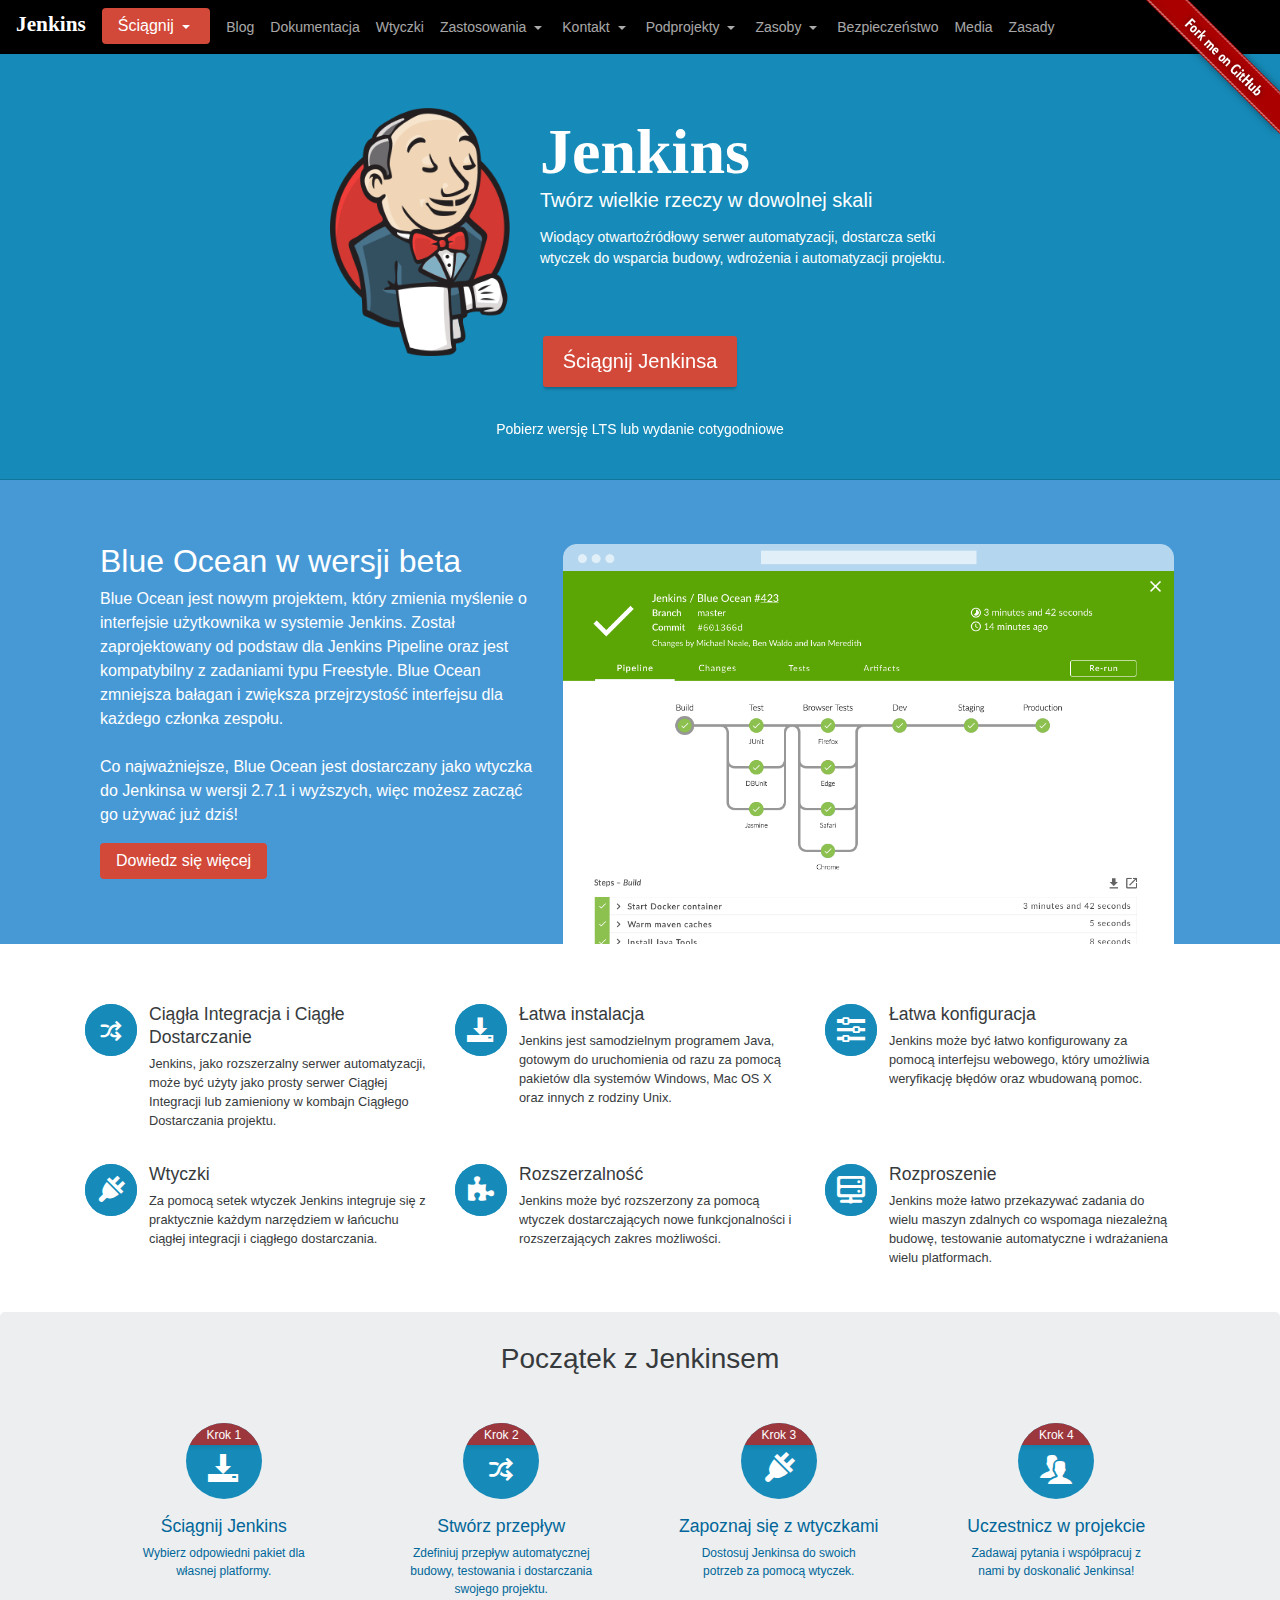
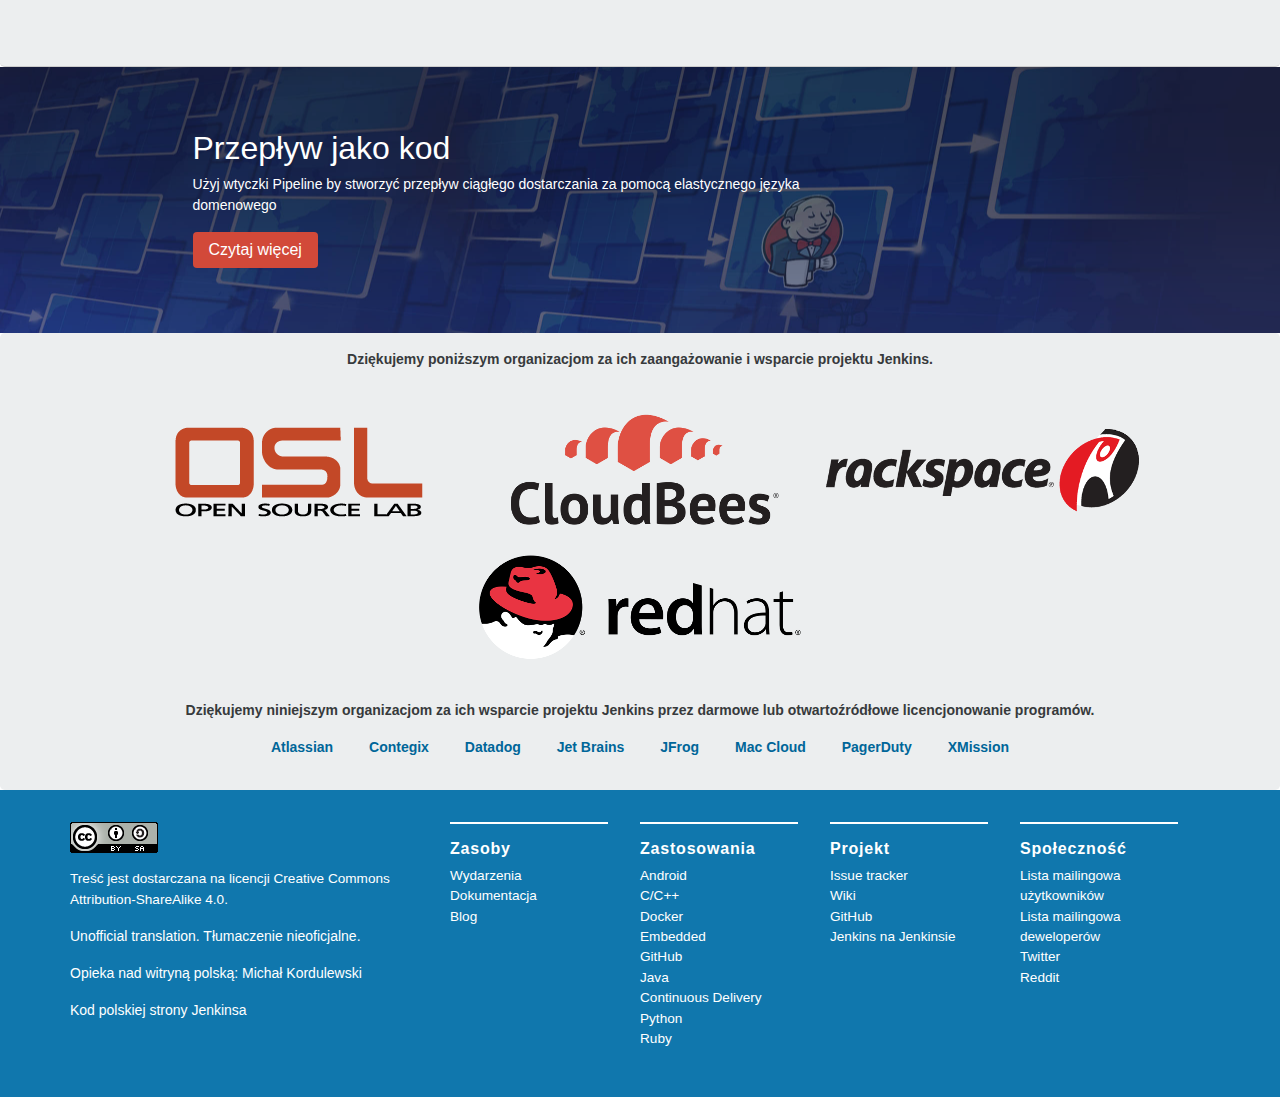
<file: index.html>
<!DOCTYPE html>
<html lang="pl-PL" manifest="offline.appcache">
<head>
  <title>
    Jenkins :: system automatyzacji
  </title>
  <meta content='text/html; charset=UTF-8' http-equiv='Content-Type'>
  <meta content='Jenkins jest otwartoźródłowym serwerem automatyzacji' name='description'>
  <link href='sites/default/files/jenkins_favicon.ico' rel='shortcut icon' type='image/x-icon'>

  <link href='css/font-awesome.min.css' media='screen' rel='stylesheet'>
  <link href='assets/bower/bootstrap/css/bootstrap.min.css' media='screen' rel='stylesheet'>
  <link href='assets/bower/tether/css/tether.min.css' media='screen' rel='stylesheet'>
  <link href='css/font-icons.css' media='screen' rel='stylesheet'>
  <link href='css/jenkins.css' media='screen' rel='stylesheet'>
  <script src='assets/bower/jquery/jquery.min.js'></script>
  <script src='assets/bower/tether/js/tether.min.js'></script>
  <script src='assets/bower/bootstrap/js/bootstrap.min.js'></script>

</head>
<body>
<div id='ji-hover-layer'></div>
<div class='ji-toolbar-offset'></div>
<div class='fixed top'>
  <nav class='navbar navbar-dark bg-inverse' id='ji-toolbar'>
    <a class='fixed navbar-brand' href='/' id='home-logo'>
      Jenkins
    </a>
    <ul class='nav navbar-nav'>
      <li class='nav-item fixed'>
        <div class='btn-group' id='download-menu'>
          <a aria-expanded='false' aria-haspopup='true' class='btn btn-primary dropdown-toggle' data-toggle='dropdown'>
            Ściągnij
          </a>
          <div class='dropdown-menu'>
            <div class='row'>
              <div class='col-md-6 text-xs-center'>
                <h3>
                  Wydanie LTS
                </h3>
                <p>
                  Wydanie LTS (Long-Term Support) wydawane jest co 12 tygodni jako stabilna wersja.
                </p>
              </div>
              <div class='col-md-6 text-xs-center'>
                <h3>
                  Wydanie tygodniowe
                </h3>
                <p>
                  Nowe wydanie jest przygotowane co tydzień w celu dostarczania poprawek i funkcjonalności dla użytkowników i twórców wtyczek.
                </p>
              </div>
            </div>
            <div class='row'>
              <div class='col-md-6 text-xs-center'>
                <div class='btn-group'>
                  <a class='btn btn-primary chromeOnly' href='http://mirrors.jenkins-ci.org/war-stable/latest/jenkins.war'>
                    <i class='icon-box-add'></i>
                    Jenkins.war
                  </a>
                  <button aria-expanded='false' aria-haspopup='true' class='btn btn-primary dropdown-toggle' data-toggle='dropdown' data-trigger='hover'></button>
                  <div class='dropdown-menu'>
                    <a class='dropdown-item' href='https://registry.hub.docker.com/u/jenkinsci/jenkins/'>
                      <span class='icon'></span>
<span class='title'>
Docker
</span>
                    </a>
                    <a class='dropdown-item' href='http://www.freshports.org/devel/jenkins-lts'>
                      <span class='icon'></span>
<span class='title'>
FreeBSD
</span>
                    </a>
                    <a class='dropdown-item' href='https://packages.gentoo.org/packages/dev-util/jenkins-bin'>
                      <span class='icon'></span>
<span class='title'>
Gentoo
</span>
                    </a>
                    <a class='dropdown-item' href='https://jenkins.io/content/thank-you-downloading-os-x-installer#stable'>
                      <span class='icon'></span>
<span class='title'>
Mac OS X
</span>
                    </a>
                    <a class='dropdown-item' href='http://openports.se/devel/jenkins/stable'>
                      <span class='icon'></span>
<span class='title'>
OpenBSD
</span>
                    </a>
                    <a class='dropdown-item' href='http://pkg.jenkins-ci.org/opensuse-stable/'>
                      <span class='icon'></span>
<span class='title'>
openSUSE
</span>
                    </a>
                    <a class='dropdown-item' href='http://pkg.jenkins-ci.org/redhat-stable/'>
                      <span class='icon'></span>
<span class='title'>
Red Hat/Fedora/CentOS
</span>
                    </a>
                    <a class='dropdown-item' href='http://pkg.jenkins-ci.org/debian-stable/'>
                      <span class='icon'></span>
<span class='title'>
Ubuntu/Debian
</span>
                    </a>
                    <a class='dropdown-item' href='https://jenkins.io/content/thank-you-downloading-windows-installer#stable'>
                      <span class='icon'></span>
<span class='title'>
Windows
</span>
                    </a>
                  </div>
                </div>
                <p class='details'>
                  <a class='item' href='https://jenkins.io/changelog-stable'>Zmiany</a>
                  |
                  <a class='item' href='http://mirrors.jenkins-ci.org/war-stable/'>Wcześniejsze wydania</a>
                </p>
              </div>
              <div class='col-md-6 text-xs-center'>
                <div class='btn-group'>
                  <a class='btn btn-primary chromeOnly' href='http://mirrors.jenkins-ci.org/war/latest/jenkins.war'>
                    <i class='icon-box-add'></i>
                    Jenkins.war
                  </a>
                  <button aria-expanded='false' aria-haspopup='true' class='btn btn-primary dropdown-toggle' data-toggle='dropdown' data-trigger='hover'></button>
                  <div class='dropdown-menu'>
                    <a class='dropdown-item' href='https://registry.hub.docker.com/u/jenkinsci/jenkins/'>
                      <span class='icon'></span>
<span class='title'>
Docker
</span>
                    </a>
                    <a class='dropdown-item' href='http://www.freshports.org/devel/jenkins'>
                      <span class='icon'></span>
<span class='title'>
FreeBSD
</span>
                    </a>
                    <a class='dropdown-item' href='https://packages.gentoo.org/packages/dev-util/jenkins-bin'>
                      <span class='icon'></span>
<span class='title'>
Gentoo
</span>
                    </a>
                    <a class='dropdown-item' href='https://jenkins.io/content/thank-you-downloading-os-x-installer'>
                      <span class='icon'></span>
<span class='title'>
Mac OS X
</span>
                    </a>
                    <a class='dropdown-item' href='http://openports.se/devel/jenkins/devel'>
                      <span class='icon'></span>
<span class='title'>
OpenBSD
</span>
                    </a>
                    <a class='dropdown-item' href='http://pkg.jenkins-ci.org/opensuse/'>
                      <span class='icon'></span>
<span class='title'>
openSUSE
</span>
                    </a>
                    <a class='dropdown-item' href='http://pkg.jenkins-ci.org/redhat/'>
                      <span class='icon'></span>
<span class='title'>
Red Hat/Fedora/CentOS
</span>
                    </a>
                    <a class='dropdown-item' href='http://pkg.jenkins-ci.org/debian/'>
                      <span class='icon'></span>
<span class='title'>
Ubuntu/Debian
</span>
                    </a>
                    <a class='dropdown-item' href='https://jenkins.io/content/thank-you-downloading-windows-installer'>
                      <span class='icon'></span>
<span class='title'>
Windows
</span>
                    </a>
                  </div>
                </div>
                <p class='details'>
                  <a class='item' href='https://jenkins.io/changelog'>Zmiany</a>
                  |
                  <a class='item' href='http://mirrors.jenkins-ci.org/war/'>Wcześniejsze wydania</a>
                </p>
              </div>
            </div>
          </div>
        </div>
      </li>
      <li class='nav-item'>
        <a class='nav-link' href='https://jenkins.io/node'>
          Blog
        </a>
      </li>
      <li class='nav-item'>
        <a class='nav-link' href='https://jenkins.io/doc'>
          Dokumentacja
        </a>
      </li>
      <li class='nav-item'>
        <a class='nav-link' href='https://wiki.jenkins-ci.org/display/JENKINS/Plugins'>
          Wtyczki
        </a>
      </li>
      <li class='nav-item dropdown'>
        <a aria-expanded='false' aria-haspopup='true' class='nav-link dropdown-toggle' data-toggle='dropdown' href='#' role='button'>
          Zastosowania
        </a>
        <div class='dropdown-menu'>
          <a class='dropdown-item feature' href='https://jenkins.io/solutions/android'>
            Android
          </a>
          <a class='dropdown-item feature' href='https://jenkins.io/solutions/c'>
            C/C++
          </a>
          <a class='dropdown-item feature' href='https://jenkins.io/solutions/docker'>
            Docker
          </a>
          <a class='dropdown-item feature' href='https://jenkins.io/solutions/embedded'>
            Embedded
          </a>
          <a class='dropdown-item feature' href='https://jenkins.io/solutions/github'>
            GitHub
          </a>
          <a class='dropdown-item feature' href='https://jenkins.io/solutions/java'>
            Java
          </a>
          <a class='dropdown-item feature' href='https://jenkins.io/solutions/pipeline'>
            Continuous Delivery
          </a>
          <a class='dropdown-item feature' href='https://jenkins.io/solutions/python'>
            Python
          </a>
          <a class='dropdown-item feature' href='https://jenkins.io/solutions/ruby'>
            Ruby
          </a>
        </div>
      </li>
      <li class='nav-item dropdown'>
        <a aria-expanded='false' aria-haspopup='true' class='nav-link dropdown-toggle' data-toggle='dropdown' href='#' role='button'>
          Kontakt
        </a>
        <div class='dropdown-menu'>
          <a class='dropdown-item' href='https://jenkins.io/content/mailing-lists' title='Browse Jenkins mailing list archives and/or subscribe to lists'>
            Mailing Lists
          </a>
          <a class='dropdown-item' href='https://jenkins.io/content/chat' title='Chat with the rest of the Jenkins community on IRC'>
            Chat
          </a>
          <a class='dropdown-item' href='https://twitter.com/jenkinsci' title='Check out @jenkinsci on Twitter'>
            Twitter
          </a>
          <a class='dropdown-item' href='https://jenkins.io/content/event-calendar' title='Calendar for Jenkins events'>
            Events
          </a>
          <a class='dropdown-item' href='https://wiki.jenkins-ci.org/display/JENKINS/Office+Hours' title='Hangouts-based online meeting'>
            Office Hours
          </a>
          <a class='dropdown-item' href='https://reddit.com/r/jenkinsci' title='Latest Jenkins related news on /r/jenkinsci'>
            /r/jenkinsci
          </a>
        </div>
      </li>
      <li class='nav-item dropdown'>
        <a aria-expanded='false' aria-haspopup='true' class='nav-link dropdown-toggle' data-toggle='dropdown' href='https://jenkins.io/projects' role='button'>
          Podprojekty
        </a>
        <div class='dropdown-menu'>
          <a class='dropdown-item feature' href='https://jenkins.io/projects/'>
            Przegląd
          </a>
          <a class='dropdown-item feature' href='https://jenkins.io/projects/blueocean/'>
            Blue Ocean
          </a>
          <a class='dropdown-item feature' href='https://jenkins.io/projects/gsoc/'>
            Google Summer of Code
          </a>
          <a class='dropdown-item feature' href='https://jenkins.io/projects/jam/'>
            Jenkins Area Meetups
          </a>
        </div>
      </li>
      <li class='nav-item dropdown'>
        <a aria-expanded='false' aria-haspopup='true' class='nav-link dropdown-toggle' data-toggle='dropdown' href='https://jenkins.io/projects' role='button'>
          Zasoby
        </a>
        <div class='dropdown-menu'>
          <a class='dropdown-item feature' href='https://accounts.jenkins.io/' title='Create/manage your account for accessing wiki, issue tracker, etc'>
            Zarządzanie kontem
          </a>
          <a class='dropdown-item feature' href='https://issues.jenkins-ci.org/'>
            Issue Tracker
          </a>
          <a class='dropdown-item feature' href='https://wiki.jenkins-ci.org/'>
            Wiki
          </a>
        </div>
      </li>
      <li class='nav-item'>
        <a class='nav-link' href='https://jenkins.io/security'>
          Bezpieczeństwo
        </a>
      </li>
      <li class='nav-item'>
        <a class='nav-link' href='https://jenkins.io/press'>
          Media
        </a>
      </li>
      <li class='nav-item'>
        <a class='nav-link' href='https://jenkins.io/conduct'>
          Zasady
        </a>
      </li>
    </ul>
  </nav>
</div>
<div id='ji-top-peg'>
  <a href='https://github.com/jenkinsci' id='ji-fork-tag'>
    <img alt='Fork us on GitHub' src='images/forkme_right_red_aa0000.png' style='position: absolute; top: 0; right: 0; border: 0;'>
  </a>
</div>
<script>
    $(function () {
        function doPopovers(){
            var $popovers = $('#ji-download [data-toggle="popover"]');
            var $popLayer = $('#popover-layer');
            if ($popovers.length > 0){

                $('body').click(function(e){
                    var $target =  $(e.target);
                    if($target.closest($popovers).length === 1){
                        $popovers.popover('show');
                    }
                    else if($target.closest('.popover').length === 0 )
                        $popovers.popover('hide');
                });

                if($popLayer.length < 1)
                    $popLayer = $('<div/>').appendTo('body').addClass('popover-layer').attr('id','popover-layer');
                $popovers.popover({
                    container: '#popover-layer',
                    trigger:'manual',
                    template:'<div class="popover download-options" role="tooltip"><div class="popover-arrow"></div><div class="popover-content"></div></div>',
                    placement:'top',
                    content:function(){
                        return $(this).next().html();
                    },
                    html:true
                });
            }
        }
        doPopovers();
    })
</script>
<div class='carousel slide' data-ride='carousel' id='ji-home-carousel'>
  <div id='ji-download'>
    <button aria-expanded='false' aria-haspopup='true' class='btn-lg btn btn-primary' data-toggle='popover' id='download-banner-btn'>
      Ściągnij Jenkinsa
    </button>
    <div class='dropdown-menu'>
      <div class='row'>
        <div class='col-md-6 text-xs-center'>
          <h3>
            Wydanie LTS
          </h3>
          <p>
            Wydanie LTS (Long-Term Support) wydawane jest co 12 tygodni jako stabilna wersja.
          </p>
        </div>
        <div class='col-md-6 text-xs-center'>
          <h3>
            Wydanie tygodniowe
          </h3>
          <p>
            Nowe wydanie jest przygotowane co tydzień w celu dostarczania poprawek i funkcjonalności dla użytkowników i twórców wtyczek.
          </p>
        </div>
      </div>
      <div class='row'>
        <div class='col-md-6 text-xs-center'>
          <div class='btn-group'>
            <a class='btn btn-primary chromeOnly' href='http://mirrors.jenkins-ci.org/war-stable/latest/jenkins.war'>
              <i class='icon-box-add'></i>
              Jenkins.war
            </a>
            <button aria-expanded='false' aria-haspopup='true' class='btn btn-primary dropdown-toggle' data-toggle='dropdown' data-trigger='hover'></button>
            <div class='dropdown-menu'>
              <a class='dropdown-item' href='https://registry.hub.docker.com/u/jenkinsci/jenkins/'>
                <span class='icon'></span>
<span class='title'>
Docker
</span>
              </a>
              <a class='dropdown-item' href='http://www.freshports.org/devel/jenkins-lts'>
                <span class='icon'></span>
<span class='title'>
FreeBSD
</span>
              </a>
              <a class='dropdown-item' href='https://packages.gentoo.org/packages/dev-util/jenkins-bin'>
                <span class='icon'></span>
<span class='title'>
Gentoo
</span>
              </a>
              <a class='dropdown-item' href='https://jenkins.io/content/thank-you-downloading-os-x-installer#stable'>
                <span class='icon'></span>
<span class='title'>
Mac OS X
</span>
              </a>
              <a class='dropdown-item' href='http://openports.se/devel/jenkins/stable'>
                <span class='icon'></span>
<span class='title'>
OpenBSD
</span>
              </a>
              <a class='dropdown-item' href='http://pkg.jenkins-ci.org/opensuse-stable/'>
                <span class='icon'></span>
<span class='title'>
openSUSE
</span>
              </a>
              <a class='dropdown-item' href='http://pkg.jenkins-ci.org/redhat-stable/'>
                <span class='icon'></span>
<span class='title'>
Red Hat/Fedora/CentOS
</span>
              </a>
              <a class='dropdown-item' href='http://pkg.jenkins-ci.org/debian-stable/'>
                <span class='icon'></span>
<span class='title'>
Ubuntu/Debian
</span>
              </a>
              <a class='dropdown-item' href='https://jenkins.io/content/thank-you-downloading-windows-installer#stable'>
                <span class='icon'></span>
<span class='title'>
Windows
</span>
              </a>
            </div>
          </div>
          <p class='details'>
            <a class='item' href='https://jenkins.io/changelog-stable'>Zmiany</a>
            |
            <a class='item' href='http://mirrors.jenkins-ci.org/war-stable/'>Wcześniejsze wydania</a>
          </p>
        </div>
        <div class='col-md-6 text-xs-center'>
          <div class='btn-group'>
            <a class='btn btn-primary chromeOnly' href='http://mirrors.jenkins-ci.org/war/latest/jenkins.war'>
              <i class='icon-box-add'></i>
              Jenkins.war
            </a>
            <button aria-expanded='false' aria-haspopup='true' class='btn btn-primary dropdown-toggle' data-toggle='dropdown' data-trigger='hover'></button>
            <div class='dropdown-menu'>
              <a class='dropdown-item' href='https://registry.hub.docker.com/u/jenkinsci/jenkins/'>
                <span class='icon'></span>
<span class='title'>
Docker
</span>
              </a>
              <a class='dropdown-item' href='http://www.freshports.org/devel/jenkins'>
                <span class='icon'></span>
<span class='title'>
FreeBSD
</span>
              </a>
              <a class='dropdown-item' href='https://packages.gentoo.org/packages/dev-util/jenkins-bin'>
                <span class='icon'></span>
<span class='title'>
Gentoo
</span>
              </a>
              <a class='dropdown-item' href='https://jenkins.io/content/thank-you-downloading-os-x-installer'>
                <span class='icon'></span>
<span class='title'>
Mac OS X
</span>
              </a>
              <a class='dropdown-item' href='http://openports.se/devel/jenkins/devel'>
                <span class='icon'></span>
<span class='title'>
OpenBSD
</span>
              </a>
              <a class='dropdown-item' href='http://pkg.jenkins-ci.org/opensuse/'>
                <span class='icon'></span>
<span class='title'>
openSUSE
</span>
              </a>
              <a class='dropdown-item' href='http://pkg.jenkins-ci.org/redhat/'>
                <span class='icon'></span>
<span class='title'>
Red Hat/Fedora/CentOS
</span>
              </a>
              <a class='dropdown-item' href='http://pkg.jenkins-ci.org/debian/'>
                <span class='icon'></span>
<span class='title'>
Ubuntu/Debian
</span>
              </a>
              <a class='dropdown-item' href='https://jenkins.io/content/thank-you-downloading-windows-installer'>
                <span class='icon'></span>
<span class='title'>
Windows
</span>
              </a>
            </div>
          </div>
          <p class='details'>
            <a class='item' href='https://jenkins.io/changelog'>Zmiany</a>
            |
            <a class='item' href='http://mirrors.jenkins-ci.org/war/'>Wcześniejsze wydania</a>
          </p>
        </div>
      </div>
    </div>
    <div class='br'>
      <div class='carousel-caption secondary'>
        Pobierz wersję LTS lub wydanie cotygodniowe
      </div>
    </div>
  </div>
  <ol class='carousel-indicators hidden'>
    <li class='active' data-slide-to='0' data-target='#ji-home-carousel'></li>
    <li data-slide-to='1' data-target='#ji-home-carousel'></li>
    <li data-slide-to='2' data-target='#ji-home-carousel'></li>
    <li data-slide-to='3' data-target='#ji-home-carousel'></li>
    <li data-slide-to='4' data-target='#ji-home-carousel'></li>
  </ol>
  <div class='carousel-inner' role='listbox'>
    <div class='carousel-item active'>
      <div class='carousel-caption primary'>
        <img class='jenkins' src='images/226px-Jenkins_logo.svg.png'>
        <h1 class='page-title' id='main-page-title'>
            Jenkins
            <span class='in-tag'>
            Automation Server
            </span>
        </h1>
        <h5 class='sub-heading'>
          Twórz wielkie rzeczy w dowolnej skali
        </h5>
        <p>
          Wiodący otwartoźródłowy serwer automatyzacji, dostarcza setki wtyczek do wsparcia budowy, wdrożenia i automatyzacji projektu.
        </p>
      </div>
    </div>
  </div>
  <a class='left carousel-control' data-slide='prev' href='#ji-home-carousel' role='button'>
    <span aria-hidden='true' class='icon-prev'></span>
    <span class='sr-only'>Previous</span>
  </a>
  <a class='right carousel-control' data-slide='next' href='#ji-home-carousel' role='button'>
    <span aria-hidden='true' class='icon-next'></span>
    <span class='sr-only'>Next</span>
  </a>
</div>

<style>
  .jumbotron.featured.featured_481 {
      background: #4799d6;
      padding-bottom: 0;
  }

  .jumbotron.featured.featured_481 img {
      height: 400px;
  }

  .jumbotron.featured.featured_481 p {
      font-size: 16px;
  }
</style>
<div class='featured featured_481 jumbotron jumbotron-fluid'>
    <div class='container'>
        <div class='rog'>
            <div class='col-md-5'>
                <a href='/projects/blueocean'>
                    <h2>
                        Blue Ocean w wersji beta
                    </h2>
                    <p>
                        Blue Ocean jest nowym projektem, który zmienia myślenie o interfejsie użytkownika w systemie Jenkins. Został zaprojektowany od podstaw dla Jenkins Pipeline oraz jest kompatybilny z zadaniami typu Freestyle. Blue Ocean zmniejsza bałagan i zwiększa przejrzystość interfejsu dla każdego członka zespołu. <br><br> Co najważniejsze, Blue Ocean jest dostarczany jako wtyczka do Jenkinsa w wersji 2.7.1 i wyższych, więc możesz zacząć go używać już dziś!
                    </p>
                </a>
                <div>
                    <a class='btn btn-primary' href='/projects/blueocean'>
                        Dowiedz się więcej
                    </a>
                </div>
            </div>
            <div class='col-md-5'>
                <img src='images/blueocean/blueocean-successful-pipeline.png'>
            </div>
        </div>
    </div>
</div>

<div class='segment' id='feature-list-segment'>
  <div class='container'>
    <div class='row chunks features uniform-height'>
      <div class='col-md-6 col-lg-4'>
        <div class='box cicd'>
          <i class='icon-arrow-shuffle'></i>
          <h5>
            Ciągła Integracja i Ciągłe Dostarczanie
          </h5>
          <p>
            Jenkins, jako rozszerzalny serwer automatyzacji, może być użyty jako prosty serwer Ciągłej Integracji lub zamieniony w kombajn Ciągłego Dostarczania projektu.
          </p>
        </div>
      </div>
      <div class='col-md-6 col-lg-4'>
        <div class='box install'>
          <i class='icon-download'></i>
          <h5>
            Łatwa instalacja
          </h5>
          <p>
            Jenkins jest samodzielnym programem Java, gotowym do uruchomienia od razu za pomocą pakietów dla systemów Windows, Mac OS X oraz innych z rodziny Unix.
          </p>
        </div>
      </div>
      <div class='col-md-6 col-lg-4'>
        <div class='box settings'>
          <i class='icon-settings'></i>
          <h5>
            Łatwa konfiguracja
          </h5>
          <p>
            Jenkins może być łatwo konfigurowany za pomocą interfejsu webowego, który umożliwia weryfikację błędów oraz wbudowaną pomoc.
          </p>
        </div>
      </div>
      <div class='col-md-6 col-lg-4'>
        <div class='box ecosystem'>
          <i class='icon-plug'></i>
          <h5>
            Wtyczki
          </h5>
          <p>
            Za pomocą setek wtyczek Jenkins integruje się z praktycznie każdym narzędziem w łańcuchu ciągłej integracji i ciągłego dostarczania.
          </p>
        </div>
      </div>
      <div class='col-md-6 col-lg-4'>
        <div class='box extend'>
          <i class='icon-puzzle-piece'></i>
          <h5>
            Rozszerzalność
          </h5>
          <p>
            Jenkins może być rozszerzony za pomocą wtyczek dostarczających nowe funkcjonalności i rozszerzających zakres możliwości.
          </p>
        </div>
      </div>
      <div class='col-md-6 col-lg-4'>
        <div class='box distributed'>
          <i class='icon-uniE602'></i>
          <h5>
            Rozproszenie
          </h5>
          <p>
            Jenkins może łatwo przekazywać zadania do wielu maszyn zdalnych co wspomaga niezależną budowę, testowanie automatyczne i wdrażaniena wielu platformach.
          </p>
        </div>
      </div>
    </div>
  </div>
</div>

<ol class='jumbotron getting-started step-by-step'>
  <div class='container'>
    <h3 class='header'>
      Początek z Jenkinsem
    </h3>
    <li class='card step col-lg-3 col-md-6'>
      <a class='card-block' data-container='#ji-hover-layer' data-placement='top' data-title='Download Jenkins' data-toggle='popover' data-trigger='hover focus' href='https://jenkins.io/download'>
        <h4 class='card-title'>
          <div class='tag'>
            Krok
            1
          </div>
          <div class='num'>
            <i class='icon-download'></i>
          </div>
        </h4>
        <h5 class='title'>
          Ściągnij Jenkins
        </h5>
        <p class='short'>
          Wybierz odpowiedni pakiet dla własnej platformy.
        </p>
      </a>
    </li>
    <li class='card step col-lg-3 col-md-6'>
      <a class='card-block' data-container='#ji-hover-layer' data-placement='top' data-title='Create a Pipeline' data-toggle='popover' data-trigger='hover focus' href='https://jenkins.io/doc/pipeline'>
        <h4 class='card-title'>
          <div class='tag'>
            Krok
            2
          </div>
          <div class='num'>
            <i class='icon-arrow-shuffle'></i>
          </div>
        </h4>
        <h5 class='title'>
          Stwórz przepływ
        </h5>
        <p class='short'>
          Zdefiniuj przepływ automatycznej budowy, testowania i dostarczania swojego projektu.
        </p>
      </a>
    </li>
    <li class='card step col-lg-3 col-md-6'>
      <a class='card-block' data-container='#ji-hover-layer' data-placement='top' data-title='Discover Plugins' data-toggle='popover' data-trigger='hover focus' href='https://wiki.jenkins-ci.org/display/JENKINS/Plugins'>
        <h4 class='card-title'>
          <div class='tag'>
            Krok
            3
          </div>
          <div class='num'>
            <i class='icon-plug'></i>
          </div>
        </h4>
        <h5 class='title'>
          Zapoznaj się z wtyczkami
        </h5>
        <p class='short'>
          Dostosuj Jenkinsa do swoich potrzeb za pomocą wtyczek.
        </p>
      </a>
    </li>
    <li class='card step col-lg-3 col-md-6'>
      <a class='card-block' data-container='#ji-hover-layer' data-placement='top' data-title='Participate' data-toggle='popover' data-trigger='hover focus' href='https://jenkins.io/content/mailing-lists'>
        <h4 class='card-title'>
          <div class='tag'>
            Krok
            4
          </div>
          <div class='num'>
            <i class='icon-users'></i>
          </div>
        </h4>
        <h5 class='title'>
          Uczestnicz w projekcie
        </h5>
        <p class='short'>
          Zadawaj pytania i współpracuj z nami by doskonalić Jenkinsa!
        </p>
      </a>
    </li>
  </div>
</ol>

<style>
  .jumbotron.featured.featured_611 {
    background: #042E54 url(images/full-pipeline.jpg) no-repeat center;
    background-size: cover;
    position: relative;
    overflow: hidden;
    box-shadow:inset rgba(0, 0, 0, .33) 0 20rem 9rem -9rem, inset rgba(0, 0, 0,.25) 0 22rem
  }
</style>
<div class='featured featured_611 jumbotron jumbotron-fluid'>
  <div class='container'>
    <div class='rog'>
      <div class='col-md-1'></div>
      <div class='col-md-7'>
        <a href='https://jenkins.io/solutions/pipeline'>
          <h2>
            Przepływ jako kod
          </h2>
          <p>
            Użyj wtyczki Pipeline by stworzyć przepływ ciągłego dostarczania za pomocą elastycznego języka domenowego
          </p>
        </a>
        <div>
          <a class='btn btn-primary' href='https://jenkins.io/solutions/pipeline'>
            Czytaj więcej
          </a>
        </div>
        <div class='col-md-5'></div>
      </div>
    </div>
  </div>
</div>
<div class='jumbotron' id='sponsorsblock'>
  <div class='sponsors'>
    <p>
      <strong>
        Dziękujemy poniższym organizacjom za ich zaangażowanie i wsparcie projektu Jenkins.
      </strong>
    </p>
    <ul>
      <li>
        <a href='https://osuosl.org' target='_blank'>
          <img alt='Oregon State University Open Source Lab' src='images/sponsors/osuosl.png' title='Oregon State University Open Source Lab'>
        </a>
      </li>
      <li>
        <a href='https://cloudbees.com' target='_blank'>
          <img alt='CloudBees, Inc.' src='images/sponsors/cloudbees.png' title='CloudBees, Inc.'>
        </a>
      </li>
      <li>
        <a href='https://rackspace.com' target='_blank'>
          <img alt='Rackspace, Inc.' src='images/sponsors/rackspace.png' title='Rackspace, Inc.'>
        </a>
      </li>
      <li>
        <a href='https://redhat.com' target='_blank'>
          <img alt='RedHat, Inc.' src='images/sponsors/redhat.png' title='RedHat, Inc.'>
        </a>
      </li>
    </ul>
  </div>
  <div class='supporters'>
    <p>
      <strong>
        Dziękujemy niniejszym organizacjom za ich wsparcie projektu Jenkins przez darmowe lub otwartoźródłowe licencjonowanie programów.
      </strong>
    </p>
    <ul>
      <li>
        <a href='https://atlassian.com' target='_blank'>
          Atlassian
        </a>
      </li>
      <li>
        <a href='https://contegix.com' target='_blank'>
          Contegix
        </a>
      </li>
      <li>
        <a href='https://www.datadoghq.com' target='_blank'>
          Datadog
        </a>
      </li>
      <li>
        <a href='https://jetbrains.com' target='_blank'>
          Jet Brains
        </a>
      </li>
      <li>
        <a href='https://jfrog.com' target='_blank'>
          JFrog
        </a>
      </li>
      <li>
        <a href='http://maccloud.me/' target='_blank'>
          Mac Cloud
        </a>
      </li>
      <li>
        <a href='https://pagerduty.com' target='_blank'>
          PagerDuty
        </a>
      </li>
      <li>
        <a href='https://xmission.com' target='_blank'>
          XMission
        </a>
      </li>
    </ul>
  </div>
</div>
<footer id='footer'>
  <div class='container'>
    <div class='row'>
      <div class='links col-lg-8 col-md-12 col-sm-12'>
        <ul class='major-areas'>
          <li class='area solo col-md-3 col-sm-6 col-xs-6'>
            <div class='div-mar'>
              <h5>Zasoby</h5>
              <ul class='resources'>
                <li>
                  <a href='https://jenkins.io/content/event-calendar'>
                    Wydarzenia
                  </a>
                </li>
                <li>
                  <a href='https://jenkins.io/doc'>
                    Dokumentacja
                  </a>
                </li>
                <li>
                  <a href='https://jenkins.io/node'>
                    Blog
                  </a>
                </li>
              </ul>
            </div>
          </li>
          <li class='area multi col-md-3 col-sm-6 col-xs-6'>
            <div class='div-mar'>
              <h5>Zastosowania</h5>
              <ul>
                <li>
                  <a href='https://jenkins.io/solutions/android'>
                    Android
                  </a>
                </li>
                <li>
                  <a href='https://jenkins.io/solutions/c'>
                    C/C++
                  </a>
                </li>
                <li>
                  <a href='https://jenkins.io/solutions/docker'>
                    Docker
                  </a>
                </li>
                <li>
                  <a href='https://jenkins.io/solutions/embedded'>
                    Embedded
                  </a>
                </li>
                <li>
                  <a href='https://jenkins.io/solutions/github'>
                    GitHub
                  </a>
                </li>
                <li>
                  <a href='https://jenkins.io/solutions/java'>
                    Java
                  </a>
                </li>
                <li>
                  <a href='https://jenkins.io/solutions/pipeline'>
                    Continuous Delivery
                  </a>
                </li>
                <li>
                  <a href='https://jenkins.io/solutions/python'>
                    Python
                  </a>
                </li>
                <li>
                  <a href='https://jenkins.io/solutions/ruby'>
                    Ruby
                  </a>
                </li>
              </ul>
            </div>
          </li>
          <li class='area multi col-md-3 col-sm-6 col-xs-6'>
            <div class='div-mar'>
              <h5>Projekt</h5>
              <ul class='project'>
                <li>
                  <a href='https://issues.jenkins-ci.org'>
                    Issue tracker
                  </a>
                </li>
                <li>
                  <a href='https://wiki.jenkins-ci.org'>
                    Wiki
                  </a>
                </li>
                <li>
                  <a href='https://github.com/jenkinsci'>
                    GitHub
                  </a>
                </li>
                <li>
                  <a href='https://ci.jenkins.io'>
                    Jenkins na Jenkinsie
                  </a>
                </li>
              </ul>
            </div>
          </li>
          <li class='area multi col-md-3 col-sm-6 col-xs-6'>
            <div class='div-mar'>
              <h5>Społeczność</h5>
              <ul class='community'>
                <li>
                  <a href='https://groups.google.com/forum/#!forum/jenkinsci-users'>
                    Lista mailingowa użytkowników
                  </a>
                </li>
                <li>
                  <a href='https://groups.google.com/forum/#!forum/jenkinsci-dev'>
                    Lista mailingowa deweloperów
                  </a>
                </li>
                <li>
                  <a href='https://twitter.com/jenkinsci'>
                    Twitter
                  </a>
                </li>
                <li>
                  <a href='https://reddit.com/r/jenkinsci'>
                    Reddit
                  </a>
                </li>
              </ul>
            </div>
          </li>
        </ul>
      </div>
      <div class='col-lg-4 col-md-12 col-sm-12 col-xs-12 footer-left'>
        <div class='license-box'>
          <div id='creativecommons'>
            <a href='https://creativecommons.org/licenses/by-sa/4.0/'>
              <p>
                <img src='images/by-sa-4.0-88x31.png'>
              </p>
            </a>
            <p>
              Treść jest dostarczana na licencji Creative Commons Attribution-ShareAlike 4.0.
            </p>
          </div>
        </div>
          <p class='box'>
              Unofficial translation. Tłumaczenie nieoficjalne.
          </p>
          <p class='box'>
              Opieka nad witryną polską: <a href="http://kordulewski.pl/">Michał Kordulewski</a>
          </p>
          <p class='box'>
              <a href='https://github.com/mkordulewski/jenkins.pl' title='Kod polskiej strony Jenkinsa'>
                  Kod polskiej strony Jenkinsa
              </a>
          </p>
      </div>
    </div>
  </div>
</footer>

</body>
</html>
</file>
<file: css/font-icons.css>
@font-face {
    font-family: 'icomoon';
    src:    url('fonts/icomoon.eot');
    src:    url('fonts/icomoon.eot#iefix') format('embedded-opentype'),
        url('fonts/icomoon.ttf') format('truetype'),
        url('fonts/icomoon.woff') format('woff'),
        url('fonts/icomoon.svg?c6s1rc#icomoon') format('svg');
    font-weight: normal;
    font-style: normal;
}

[class^="icon-"], [class*=" icon-"] {
    /* use !important to prevent issues with browser extensions that change fonts */
    font-family: 'icomoon' !important;
    speak: none;
    font-style: normal;
    font-weight: normal;
    font-variant: normal;
    text-transform: none;
    line-height: 1;

    /* Better Font Rendering =========== */
    -webkit-font-smoothing: antialiased;
    -moz-osx-font-smoothing: grayscale;
}

.icon-jira:before {
    content: "\e677";
}
.icon-hipchat:before {
    content: "\e67e";
}
.icon-AWS_Elastic_BeanStalk:before {
    content: "\e67b";
}
.icon-mercurial:before {
    content: "\e673";
}
.icon-bitbucket:before {
    content: "\e67f";
}
.icon-git-logo:before {
    content: "\e674";
}
.icon-github:before {
    content: "\e675";
}
.icon-subversion:before {
    content: "\e676";
}
.icon-pivotal:before {
    content: "\e660";
}
.icon-vmware:before {
    content: "\e65e";
}
.icon-ec2:before {
    content: "\e65f";
}
.icon-siren:before {
    content: "\e656";
}
.icon-cloudbees-logo:before {
    content: "\e64a";
}
.icon-code:before {
    content: "\e647";
}
.icon-docker:before {
    content: "\e640";
}
.icon-fingerprint:before {
    content: "\e63a";
}
.icon-groovy:before {
    content: "\e638";
}
.icon-grails:before {
    content: "\e637";
}
.icon-git:before {
    content: "\e635";
}
.icon-sbt:before {
    content: "\e636";
}
.icon-gradle:before {
    content: "\e634";
}
.icon-ant:before {
    content: "\e632";
}
.icon-service:before {
    content: "\e62a";
}
.icon-service-o:before {
    content: "\e62b";
}
.icon-menu:before {
    content: "\e620";
}
.icon-build-hand:before {
    content: "\e61b";
}
.icon-menu2:before {
    content: "\e66b";
}
.icon-content-paste:before {
    content: "\e666";
}
.icon-format-color-fill:before {
    content: "\e658";
}
.icon-puzzle:before {
    content: "\e64f";
}
.icon-lightbulb:before {
    content: "\e901";
}
.icon-flow-merge:before {
    content: "\e671";
}
.icon-flow-switch:before {
    content: "\e672";
}
.icon-thermometer:before {
    content: "\e659";
}
.icon-arrow-shuffle:before {
    content: "\e630";
}
.icon-arrow-right:before {
    content: "\e631";
}
.icon-chat-3:before {
    content: "\e680";
}
.icon-health:before {
    content: "\e657";
}
.icon-book2:before {
    content: "\e909";
}
.icon-screwdriver:before {
    content: "\e668";
}
.icon-clipboard:before {
    content: "\e667";
}
.icon-calendar:before {
    content: "\e663";
}
.icon-maven:before {
    content: "\e633";
}
.icon-brick-menu-o:before {
    content: "\e62c";
}
.icon-brick-o:before {
    content: "\e62d";
}
.icon-gear-menu-o:before {
    content: "\e627";
}
.icon-gear-menu:before {
    content: "\e626";
}
.icon-brick-menu:before {
    content: "\e621";
}
.icon-folder-menu:before {
    content: "\e622";
}
.icon-f:before {
    content: "\e617";
}
.icon-jenkins:before {
    content: "\e618";
}
.icon-jenkins-o:before {
    content: "\e619";
}
.icon-brick:before {
    content: "\e61a";
}
.icon-checkbox-checked:before {
    content: "\e623";
}
.icon-bulb:before {
    content: "\e900";
}
.icon-phone:before {
    content: "\e642";
}
.icon-checkmark:before {
    content: "\e681";
}
.icon-map-pin-fill:before {
    content: "\e678";
}
.icon-box-add:before {
    content: "\e67d";
}
.icon-box-remove:before {
    content: "\e67c";
}
.icon-clock:before {
    content: "\e661";
}
.icon-plug:before {
    content: "\e64e";
}
.icon-refresh:before {
    content: "\e679";
}
.icon-search:before {
    content: "\e63f";
}
.icon-move:before {
    content: "\e615";
}
.icon-bug:before {
    content: "\e611";
}
.icon-tools:before {
    content: "\e669";
}
.icon-pulse:before {
    content: "\e655";
}
.icon-key:before {
    content: "\e653";
}
.icon-lock:before {
    content: "\e64b";
}
.icon-gear:before {
    content: "\e624";
}
.icon-repo-forked:before {
    content: "\e610";
}
.icon-issue-closed:before {
    content: "\e608";
}
.icon-lightning:before {
    content: "\e603";
}
.icon-rainy:before {
    content: "\e604";
}
.icon-cloud:before {
    content: "\e605";
}
.icon-cloudy:before {
    content: "\e606";
}
.icon-sun:before {
    content: "\e607";
}
.icon-office:before {
    content: "\e600";
}
.icon-pencil:before {
    content: "\e905";
}
.icon-quill:before {
    content: "\e62e";
}
.icon-book:before {
    content: "\e63c";
}
.icon-copy:before {
    content: "\e66e";
}
.icon-copy2:before {
    content: "\e66f";
}
.icon-tag:before {
    content: "\e61c";
}
.icon-support:before {
    content: "\e66c";
}
.icon-phone2:before {
    content: "\e66d";
}
.icon-map:before {
    content: "\e651";
}
.icon-stopwatch:before {
    content: "\e648";
}
.icon-mobile:before {
    content: "\e643";
}
.icon-users:before {
    content: "\e641";
}
.icon-wrench:before {
    content: "\e66a";
}
.icon-settings:before {
    content: "\e614";
}
.icon-hammer:before {
    content: "\e601";
}
.icon-aid:before {
    content: "\e654";
}
.icon-pie:before {
    content: "\e65b";
}
.icon-stats:before {
    content: "\e639";
}
.icon-bars:before {
    content: "\e65c";
}
.icon-rocket:before {
    content: "\e649";
}
.icon-remove:before {
    content: "\e664";
}
.icon-signup:before {
    content: "\e682";
}
.icon-download:before {
    content: "\e670";
}
.icon-globe:before {
    content: "\e652";
}
.icon-flag:before {
    content: "\e644";
}
.icon-bookmark:before {
    content: "\e906";
}
.icon-star:before {
    content: "\e907";
}
.icon-star2:before {
    content: "\e908";
}
.icon-cancel-circle:before {
    content: "\e665";
}
.icon-loop:before {
    content: "\e65d";
}
.icon-insert-template:before {
    content: "\e64d";
}
.icon-console:before {
    content: "\e628";
}
.icon-facebook:before {
    content: "\e902";
}
.icon-facebook2:before {
    content: "\e903";
}
.icon-twitter:before {
    content: "\e904";
}
.icon-file-css:before {
    content: "\e629";
}
.icon-screen:before {
    content: "\e60b";
}
.icon-help:before {
    content: "\e67a";
}
.icon-feather-o:before {
    content: "\e62f";
}
.icon-compass:before {
    content: "\e61d";
}
.icon-graduation:before {
    content: "\e65a";
}
.icon-box:before {
    content: "\e63b";
}
.icon-flow-cascade:before {
    content: "\e61e";
}
.icon-flow-branch:before {
    content: "\e60c";
}
.icon-flow-tree:before {
    content: "\e60d";
}
.icon-calendar-o:before {
    content: "\e662";
}
.icon-ban:before {
    content: "\e64c";
}
.icon-flag-checkered:before {
    content: "\e645";
}
.icon-envelope-o:before {
    content: "\e63d";
}
.icon-envelope:before {
    content: "\e63e";
}
.icon-cog:before {
    content: "\e625";
}
.icon-puzzle-piece:before {
    content: "\e61f";
}
.icon-folder-open-o:before {
    content: "\e60e";
}
.icon-folder-o:before {
    content: "\e60f";
}
.icon-thumbs-o-down:before {
    content: "\e609";
}
.icon-thumbs-o-up:before {
    content: "\e60a";
}
.icon-enlarge:before {
    content: "\e650";
}
.icon-shield:before {
    content: "\e646";
}
.icon-factory:before {
    content: "\e616";
}
.icon-unlocked:before {
    content: "\e612";
}
.icon-locked:before {
    content: "\e613";
}
.icon-uniE602:before {
    content: "\e602";
}
</file>
<file: css/jenkins.css>
.container.page {
  position: relative
}
body .no-margin{
  margin:0;
  padding:0;
}
#ji-hover-layer {
  position: relative;
  z-index: 999
}

#download-menu>.dropdown-menu {
  width: 50rem;
  padding: 2rem
}

#download-menu>.dropdown-menu .btn-group:hover>.dropdown-menu {
  display: block;
}

body .popover.download-options {
  width: 620px;
  min-width: 500px !important;
  max-width: 90% !important;
  box-shadow: 0 3px 15px rgba(0, 0, 0, .25)
}

.betanotice {
  top: 0;
  width: 100%;
  background-color: #f7f1da;
  color: #d24939;
  text-align: center;
  font-weight: bold;
  z-index: 100;
}


#ji-toolbar {
  left: 0;
  right: 0;
  z-index: 100;
  border-radius: 0;
  padding-right: 160px
}

#ji-toolbar>.navbar-brand {
  font: bold 1.33rem 'georgia';
  line-height:1.5rem !important;
}

#ji-toolbar .navbar-brand,
#ji-toolbar li.download {
  -webkit-transition: all 1s ease-in-out;
  -moz-transition: all 1s ease-in-out;
  -o-transition: all 1s ease-in-out;
  transition: all 1s ease-in-out;
}

#ji-toolbar .slide-out {
  margin: 0 0 0 -99rem !important;
  overflow: hidden;
}

body h1.page-title {
  font: bold 4rem 'georgia';
  margin-top: -.2rem
}

body h1.page-title .in-tag {
  display: none
}

.sub-heading {
  margin: -.5rem 0 1rem;
}
.fixed.top{
  position:fixed;
  top:0; width:100%;
  z-index:10;
}

#doc-toolbar *,
#ji-toolbar * {line-height:1.5rem !important; vertical-align:bottom !important;}

form.search {opacity:.9; float:right}
nav .form-inline .input-group>.form-control {width:0; transition: all 0.5s ease;}
nav form.search .input-group:hover>input.form-control,
nav form.search .input-group:focus>input.form-control ,
nav form.search .input-group>input.form-control:focus{opacity:1; width:12rem}
#ji-toolbar.navbar-dark .navbar-nav .nav-link {
  color: rgba(255, 255, 255, .67)
}

#ji-toolbar.navbar-dark .navbar-nav .nav-link:hover {
  color: rgba(255, 255, 255, .95)
}

#ji-toolbar form {
  white-space: nowrap
}

#ji-toolbar.bg-inverse {
  background: #000
}

.ji-toolbar-offset {
  min-height: 3rem
}

#ji-top-peg {
  position: absolute;
  right: 0;
  top: 0;
  text-align: center;
  left: 0;
  z-index: 101;
}

#ji-top-peg #ji-fork-tag {
  position: fixed;
  right: 0
}

.carousel-item {
  min-height: 27rem;
  background: #fff;
}

.carousel-item>.carousel-caption {
  bottom: auto;
  top: 1.5rem
}

#ji-download .carousel-caption {
  position: static;
  display: block;
  padding: 1rem;
  margin-top: 1rem
}

.carousel-item video {
  position: absolute;
  top: 0;
  left: 0;
  right: 0;
  bottom: 0;
  width: 100%;
  opacity: .67
}

.carousel-item .mask {
  position: absolute;
  left: 20%;
  right: 20%;
  top: 0;
  bottom: 0;
  background: rgba(255, 255, 255, .5);
  box-shadow: 0 0 100px 10px #fff;
}

#ji-home-carousel .carousel-item {
  text-align: center;
  border-bottom:1px solid #179;
  background: #168bb9;
}

/* so that banner do not float over fixed navbar*/
.carousel{
  z-index: 9;
}

/* for same font-size in popups*/
.dropdown-menu p{

      font-size: .875rem !important;

}
/* fix for windows chrome which renders size of dropdown button 1px less because of round-off */
@media screen and (-webkit-min-device-pixel-ratio:0) and (min-resolution:.001dpcm)
{
    .chromeOnly{

       height: 36px;

    }
}

#ji-home-carousel img.jenkins {
  position: absolute;
  left: 0px;
  top: 10px;
  width: 180px;
}

#ji-home-carousel .carousel-caption.primary {
    color: #fff;
    text-align: left;
    left: auto;
    right: auto;
    display: inline-block;
    position: relative;
    max-width: 620px;
    padding-left: 210px;
    top: 50px;
}

#ji-home-carousel.blogs #ji-download {
  display: none;
}

#ji-home-carousel.blogs .carousel-item {
  min-height: 300px;
}

#ji-home-carousel .carousel-indicators {
  bottom: 0
}

#ji-home-carousel .carousel-caption {
  color:#fff;
  b !ackground: rgba(255, 255, 255, .5);
  b !ox-shadow: 0 0 100px 10px #fff;
  b !order-radius: 50px;
  display: inline-block;
}

#ji-home-carousel .carousel-control, #ji-home-carousel .carousel-indicators
  {
  display: none
}

/* https://issues.jenkins-ci.org/browse/WEBSITE-148  */
.carousel-inner {
  z-index: 8;
}

#ji-download {
 top: 18rem;
 right: 0;
 left: 0;
 position: absolute;
 z-index: 9;
 text-align: center;
 min-width: 620px
}

.authors, .authors>.auth {
  display: inline-block;
  padding-bottom: 5px;
  margin: 0;
}

.authors>.auth>a {
  font-size: 50px;
  padding: 5px;
  border: 1px solid;
  display: block;
  text-decoration: none;
  cursor: pointer
}

.authors>.auth>a:hover {
  background: #def
}

div .authors {
  display: block;
  padding: 0;
  margin-bottom: 3rem
}

.row.body {
  padding-top: 3rem;
}

.no-margin .row {
  margin:0;
}



.container.center {
  text-align: center
}

.center>.center {
  display: inline;
  float: none;
  display: inline-block
}

body .jumbotron {
  margin: 0;
}

body .card-block {
  display: block;
}

.jumbotron.featured {
  background-color: #168bb9;
}

.jumbotron.featured a {
  color: #fff;
  text-decoration: none !important;
}

.jumbotron.featured .row>div {
  position: relative
}

.jumbotron.featured .icon-docker.big {
  font-size: 300px;
  position: absolute;
  right: 0;
  top: -4rem;
  text-decoration: none
}

.tint {
  box-shadow: inset 0 0 100px rgba(0, 0, 0, .25)
}

img.desaturate {
  -webkit-filter: grayscale(100%);
  filter: grayscale(100%);
  filter: gray;
  filter:
    url("data:image/svg+xml;utf8,<svg version='1.1' xmlns='http://www.w3.org/2000/svg' height='0'><filter id='greyscale'><feColorMatrix type='matrix' values='0.3333 0.3333 0.3333 0 0 0.3333 0.3333 0.3333 0 0 0.3333 0.3333 0.3333 0 0 0 0 0 1 0' /></filter></svg>#greyscale");
}

.img-box {
  display: block;
  overflow: hidden;
  float: left;
  line-height: 132px;
  height: 132px;
  width: 112px;
  padding: 0 10px;
  box-sizing: content-box;
  border: 1px solid #ccc;
  background: #fff;
  margin: 2px;
}

.img-box>img {
  width: 100%;
  vertical-align: middle;
  position: relative;
  top: -5px
}

.media-row, .step-by-step {
  text-align: center;
  padding: 2rem 1rem 3rem;
  white-space: nowrap;
  overflow-x: auto;
  overflow: visible;
  position: relative;
  border-bottom: .1rem solid #ccc;
}

.media-row {
    background-color: #fff;
}

.media-row>.header, .step-by-step>.container>.header {
  margin-bottom: 1.75rem;
}

.media-row>.media, .step-by-step>.container.step {
  vertical-align: top;
  cursor: pointer;
  font-size:.9rem;
}
.date-time,
.step-by-step>.container .step .card-title {
    display: inline-block;
    text-align:center;
    width: 4.75em;
    height: 4.75em;
    padding: .5em;
    background: #168bb9;
    color: #fff;
    border-radius: 50%;
    position: relative;
    overflow: hidden;
    font-size: 1rem;
}
.date-time>.date,
.step-by-step>.container .step .card-title>.tag {
    font-size: .75em;
    font-weight: normal;
    position: absolute;
    left: 0;
    top: 0;
    right: 0;
    padding: .5em 0 .25em;
    background: rgba(180,40,40,.85);
    box-shadow: 0 1px 5px rgba(0,0,0,.15);
    border-top-left-radius: .5em;
    border-top-right-radius: .5em;
}
body .date-time{
  border-radius:.5em;
  height:5em;
  width:5em;
}
.date-time>.date>*{
  display:inline;
}
.date-time>.date>.dow{
    display: block;
    position: absolute;
    bottom: -1.1em;
    left: -1em;
    right: -1.15em;
    font-size: 6em;
    font-family: 'arial narrow';
    font-weight: bolder;
    color: rgba(0,0,0,.15);
    text-align: center;
}
.date-time>.time{
    font-size: 1.1em;
    line-height: .67em;
    position: relative;
    margin: 2em -1em 0;
}
.step-by-step>.container .step .card-title>.num {
    font-size: 2em;
    line-height: 1em;
    margin-top: .67em;
}
.step-by-step>.container .step .title {
  font-size:1.1rem;
  white-space:nowrap
}
.step-by-step>.container .step .short {
  font-size: .75rem;
  line-height: 1.5em;
  overflow: hidden;
  display: block;
  margin: 0 .5rem .5rem;
  overflow: hidden
}
/* default padding removed so that text dont get cropped */
.card-block{
  padding-bottom: 0
}

.media-row>.media {
  width: 14rem;
  height: 16rem;
  text-align: left;
  font-size: 85%;
  margin: .25rem
}

.media-row>.media>img {
  width: 100%
}

.media-row>.media>.card-block {
  padding: .75rem
}

.media-row>.media>.card-block p {
  line-height: 1.2em
}

.media-row>.media .media-title {
  font-size: 1.25rem;
  margin-bottom: .125rem
}

.quote-row {
  background: #f9f9f9;
  box-shadow: inset 0 10px 100px rgba(0, 0, 0, .25);
  border-radius: 0;
  white-space: normal
}

.quote-row .card.important {
  background: #fff;
  box-shadow: 0 1px 5px rgba(0, 0, 0, .25);
  font-size: 1rem;
  margin-top: -1rem;
  white-space: normal
}

.quote-row .card.important p {
  font-size: 1rem
}

#directory td>a {
  display: block;
  padding-right: 1rem;
  padding-bottom: .5rem;
  margin-bottom: .5rem
}

#directory td>a>img {
  height: 40px;
  width: 40px;
}

#directory tr {
  vertical-align: top
}

#directory tr td .title {
  font-weight: bold;
}

#directory tr td .description {
  font-size: 75%
}

#welcome, body #sidebar ul.resources {
  padding-bottom: 3rem;
  position: relative;
  border-top: 1px solid #ccc;
  padding-top: 1.5rem;
  margin-top: .75rem;
  margin-bottom: 2rem
}

#welcome>div {
  position: absolute;
  left: 0;
  bottom: 0;
  height: 3rem
}

#welcome>div>a {
  display: block;
  padding-left: 40px;
  margin-left: 1rem;
  position: absolute;
  top: 0;
  font-weight: bold
}

#sidebar #welcome>div>img {
  position: absolute;
  top: 0;
  left: 4px;
  height: 32px;
  width: 32px
}

#sidebar #welcome>.content {
  position: relative;
  height: auto
}

#sidebar ul.resources, #sidebar ul.resources>li, #sidebar ul.resources>li>a
  {
  display: block;
  list-style: none;
  margin: 0;
  padding: 0
}

body #sidebar ul.resources>li>a {
  padding: 0 0 .5rem 40px;
  margin-left: 1rem;
  font-weight: bold
}

#gutter-box {
  position: relative;
}

.fixed>#gutter-peg {
  position: fixed;
  top: 3.5rem
}

#gutter {
  position: absolute;
  width: 3.25rem;
  padding-left: .25rem;
  top: 0;
  bottom: 0;
  font-size: 1rem;
  text-align: right;
  padding: 0;
  box-shadow: inset -1px 0 3px #ddd;
  border: 1px solid #ddd
}

#gutter #gutter-peg {
  width: 2.60rem;
  z-index: 2;
  margin-left: .6rem
}

#gutter #gutter-peg>div {
  background: #ddd;
  border-top-left-radius: 5px;
  border-bottom-left-radius: 5px;
  margin: .5rem 0 .5rem .1rem;
  text-aling: center;
  padding: .25rem
}

#gutter a {
  display: block;
  position: relative;
  height: 1.75rem;
  width: 1.75rem;
  line-height: 1.75rem;
  text-align: center;
  background: #999;
  b !ackground: #335061;
  color: #fff;
  border-radius: 50%;
  margin: .25rem 0
}

#gutter a>div {
  display: inline
}

#gutter .side-tab>.hover-text {
  width: 0;
  text-indent: .25rem;
  line-height: 1.75rem;
  overflow: hidden;
  position: absolute;
  top: 0;
  color: #555;
  display: block;
  font-size: .75rem;
  text-align: left;
  left: 2.25rem;
  background: #fff;
  z-index: 3;
  box-shadow: inset 0 0 0 1px #ccc, 0 1px 3px #ddd;
  -webkit-transition: width .5s ease-out;
  -moz-transition: width .5s ease-out;
  -o-transition: width .5s ease-out;
  transition: width .5s ease-out;
}

#gutter .side-tab:hover>.hover-text {
  width: 7rem;
}

body .gutter {
  padding-left: 3rem !important
}

#footer {
  background: #1077ad;
  color: #fff;
  padding: 2rem;
  position: relative;
  z-index: 2;
  width: 100%;
  float: left;
  clear: both;
}

#footer .license-box {
  float: left;
  font-size: .85rem;
  padding-left: 0
}

#footer a {
  color: #fff;
}

#footer .links {
  text-align: right;
  float: right;
}

#footer .links ul li {
  text-align: left;
}

#footer ul>.area {
  display: inline-block;
  vertical-align: top;
  font-size: .85rem
}

#footer ul, #footer li {
  display: block;
  list-style: none;
  margin: 0;
  padding: 0;
}

#footer ul>.area h5 {
  font-size: 1rem;
  font-weight: 800;
  letter-spacing: 0.05em;
}

body .ji-dated-list>.post {
  border-top: .1rem solid #ccc;
  margin-bottom: .5rem
}

.ji-blog-list,
.ji-dated-list,
.ji-item-list,
.ji-item-list>post,
.ji-item-list>post>.body,
.ji-item-list>.post>.body {
  display: block;
  position: relative;
  padding: 0;
  margin: 0;
  list-style: none;
  font-size:1rem;
}
.events .ji-item-list{
  text-align: center;
  white-space: nowrap;
  overflow: visible;
  overflow-x: auto;
  overflow-y: visible;
  border-bottom:1px solid #ccc;
  vertical-align:top;
}

.events .ji-item-list>.event{
  display:inline-block;
  margin:0;
  vertical-align:top;
}
.events .ji-item-list>.event>a{
  width:16rem;
  padding:.75rem;
  margin:1rem .25rem .25rem;
  white-space:normal;
  text-decoration:none;
}
.events .ji-item-list>.event>a .title{
  margin:.75rem 0 .25rem;
  height:1.1rem;
  overflow:hidden;
  position:relative;
}
.events .ji-item-list>.event>a .title:after{
  content:' ';
  display:block;
  position:absolute;
  height:1.1rem;
  width:10%;
  box-shadow:inset #fff -3rem 0 2rem -2rem;
  bottom:0; right:0;
}
.events .ji-item-list>.event>a .teaser{
  color:#999;
  font-size:.85rem;
  height:3.3rem;
  overflow:hidden;
  position:relative;
}
.events .ji-item-list>.event>a .teaser:after{
  content:' ';
  display:block;
  position:absolute;
  height:1.1rem;
  width:25%;
  box-shadow:inset #fff -6rem 0 3rem -3rem;
  bottom:0; right:0;
}


.ji-dated-list>.post>.attrs, .ji-dated-list>.post>.body {
  padding: 1.25rem 1rem 1rem 5rem;
  text-decoration: none;
}

.ji-blog-list>.post>.more {
  position: absolute;
  right: 0;
  color: #79B1BE
}

.ji-blog-list>.post>.more:before {
  content: '+';
  display: block;
  float: right;
  margin-left: .5rem;
  border: 1px solid
}

.ji-blog-list>.post>.body>.teaser, .ji-dated-list>.post>.body>.teaser {
  max-height: 6rem;
  overflow: hidden;
  position: relative;
  margin: 0 0 .5rem;
  text-decoration: none;
  color: #555
}

.ji-blog-list>.event>.body>.teaser {
  max-height: 3.3rem !important
}
.fff.section{
  background:#fff;
  box-shadow:0 2px 3px rgba(0,0,0,.15);
  position:relative;
  z-index:2
}
.ji-blog-list>.post>.body>.teaser:after, .ji-dated-list>.post>.body>.teaser:after
  {
  display: block;
  content: '';
  box-shadow: inset -25rem 0 15rem -15rem #fff;
  height: 1.5rem;
  bottom: 0;
  right: 0;
  width: 30rem;
  position: absolute
}
.f9f9f9.section{
  background:#f9f9f9;
}
z.f9f9f9.section .ji-blog-list>.post>.body>.teaser:after, .ji-dated-list>.post>.body>.teaser:after{
  box-shadow: inset -25rem 0 15rem -15rem #f9f9f9;
}
.ji-blog-list>.post>.body:hover, .ji-dated-list>.post>.body:hover {
  text-decoration: none;
}

.ji-blog-list>.post>.body:hover>.header>.title, .ji-dated-list>.post>.body:hover>.title
  {
  text-decoration: underline
}

.ji-dated-list>.post>.body>.teaser {
  text-decoration: none;
  color: #333
}

.ji-dated-list>.post>.body>.card {
  position: absolute;
  left: 0rem;
  top: 1.25rem;
}

.ji-dated-list>.post>.attrs {
  text-align: left;
  padding-top: 0
}

.ji-dated-list>.post>.attrs .author {
  font-size: 125%;
  margin: 0 0 .25rem;
  display: inline-block
}

.ji-blog-list>.post>.attrs>.tags, .ji-dated-list>.post>.attrs>.tags {
  font-size: 75%;
  opacity: .75
}

.ji-blog-list>.post>.attrs>.tags>li, .ji-dated-list>.post>.attrs>.tags>li
  {
  padding: 0;
  display: inline-block
}

.ji-blog-list>.post>.attrs>.tags>li>a {
  padding-right: .25rem
}

.ji-dated-list>.post>.attrs>.tags>li>a {
  display: block;
  padding: 0 .25rem;
  border: .1rem solid
}

.ji-item-list .card {
  border: .1rem solid;
  text-align: center;
  width: 4rem;
}

.date.card>.month {
  background: #999;
  color: #fff
}

.date.card>.day {
  font-weight: 600;
  font-size: 150%;
  line-height: 3rem
}

.ji-blog-list .date {
  display: inline-block;
  font-size: .75rem;
  text-align: center;
  line-height: 1.2em;
  border: 1px solid;
  margin: -.25rem .25rem 0 -2.75rem;
  vertical-align: middle;
  position: relative;
}

.ji-blog-list .header {
  padding-left: 2.75rem;
}

.ji-blog-list .title {
  display: inline-block;
  vertical-align: middle
}

.ji-blog-list .date>.month {
  padding: 0 .2rem;
  border-bottom: 1px solid;
  background: #168bb9;
  color: #fff
}

.ji-item-list .post,
.ji-blog-list .post {
  margin: .5rem 0 1.5rem
}
.blog-posts .ji-blog-list .post
{
    margin: .5rem -1.5rem 1rem;
    background: #fff;
    padding: 1.5rem;
}
.ji-blog-list .attrs {
  color: #d55
}

.ji-blog-list .attrs>a {
  color: #d53730
}

.ji-blog-list .header.time {
  padding: 0 0 .33rem 2.15rem;
  position: relative
}

.ji-blog-list .header.time .date {
  left: 0;
  top: 0;
  margin: 0;
  position: absolute;
}

.ji-blog-list .date-time .time {
  font-size: .85rem;
  color: #d53730;
  position: relative;
  margin-bottom: -.5rem;
  top: -.33rem
}

.events>h5, .blog-posts>h4 {
  min-height: 2rem;
  margin: 0 0 1rem;
  border-bottom: 1px solid #ccc
}

.events .event .title {
  font-size: 1rem;
  margin: 0;
  display: block
}

.events .event .teaser {
  font-size: .85rem;
  line-height: 1.1rem;
}

.events .ji-blog-list>.event>.body>.teaser:after {
  height: 1.1rem
}

.docker-plugins-list {
  margin-top: 3rem
}

.ji-item-list.plugins>.post .body {
  padding: .75rem 0 0 2.5rem
}

.ji-item-list.plugins>.post .body p {
  margin: 0
}

.ji-item-list.plugins>.post .body>.title {
  margin-top: 0
}

.ji-item-list.plugins>.post>.attrs {
  font-size: 80%;
  text-align: right
}

.ji-item-list.plugins>.post>.body>.card {
  top: .75rem
}

.card.icon {
  width: 2rem;
  height: 2rem;
  line-height: 2rem;
  padding: 0 .25rem;
  vertical-align: middle;
  display: inline
}

.card.icon div {
  display: inline
}

.ji-dated-list>.post>.article {
  text-decoration: none;
}

.ji-dated-list>.post>.article>.title {
  margin: .5rem 0 .125rem
}

.ji-dated-list>.post>.article>.url {
  color: #999;
  font-size: 75%
}

.doc-block {
  margin: 2rem 0 6rem
}

.sub-block {
  margin: 3rem 0 3rem
}

.active-section {
  margin-bottom: 1rem
}

.toc li a {
  display: block;
  padding: .5rem 0;
  line-height: 1.2em
}

.toc .active-section li a {
  padding: .125rem 0
}

.cal {
  border: 1px solid #999;
  margin-bottom: 2rem;
}

.cal>.row {
  margin: 0;
  border-bottom: 1px solid rgba(0, 0, 0, .2)
}

.cal>.days {
  text-align: center;
  border-bottom: 1px solid #999;
  background: rgba(0, 0, 0, .15);
  box-shadow: inset 0 3px 3px -3px rgba(0, 0, 0, .3)
}

.cal>.days>.col-md-2 {
  height: auto;
  line-height: 2em;
  position: relative
}

.cal>.row>.col-md-2.weekend {
  background: rgba(0, 0, 0, .1);
  border: none;
  box-shadow: inset 3px 0 3px -3px rgba(0, 0, 0, .2)
}

.cal .col-md-2 {
  height: 5.5rem;
  border-right: 1px solid rgba(0, 0, 0, .1)
}

.cal a.apt {
  position: absolute;
  line-height: 1.2em;
  background: rgba(100, 255, 255, .5);
  box-shadow: inset 0 0 0 1px rgba(0, 100, 100, .5);
  left: 0;
  font-size: 75%;
  padding: .125rem .5rem;
  display: block
}

.cal a.apt.span-4 {
  width: 400%;
  margin: 1px
}

.cal a.apt.span-1 {
  width: 100%
}

.segment {
    padding-top:3rem;
}

.cols-3 {
  -webkit-columns: 3;
  -moz-columns: 3;
  columns: 3;
}

.chunks {
  list-style: none;
  margin: 0;
  padding: 0;
}

.features.uniform-height>div {
  padding-left: 0
}

.uniform-height  .box {
    background:#fff;
    padding: .67rem .75rem 0 4rem;
    position: relative;
    border-radius: 5px;
    min-height: 10rem;
  }

.uniform-height  .box i,
.uniform-height  .box:before {
    content: ' ';
    display: block;
    position: absolute;
    left: 0rem;
    top: .75rem;
    width: 3.25rem;
    height: 3.25rem;
    line-height: 3.25rem;
    background: #168bb9;
    border-radius: 50%;
    text-align: center;
    color: #fff;
    font-size: 1.75rem;
}

.uniform-height  .box>p {
  line-height: 1.5em;
  font-size: .8rem;
  overflow: hidden
}

.uniform-height  .box>h5 {
  line-height: 1.3em;
  font-size: 1.1rem;
  margin-bottom: .33rem;
}

@media ( max-width : 768px) {
  .segment {
    padding-top: 1rem
  }
  .uniform-height  .box {
    min-height: 4rem;
    padding-bottom: .5rem;
    margin-bottom: .5rem;
  }
}

@media ( min-width : 992px ) and ( max-width : 1200px ) {
  .uniform-height  .box {
    min-height: 12rem;
  }
}

#ji-download .btn {
    position: relative;
    border-radius: 3px;
    box-shadow: 0 3px 3px -1px rgba(0, 0, 0, .25);
}

#ji-download .btn .brick-tops {
  display:none;
  background: repeating-linear-gradient(90deg, transparent, transparent 12px, #358
    12px, #07d 22px, #358 32px);
  position: absolute;
  top: 0;
  left: 0;
  right: 0;
}

.brick-tops.footer {
  background: repeating-linear-gradient(90deg, transparent, transparent 12px, #234
    12px, #357 22px, #234 32px);
  border-bottom: 2px solid rgba(255, 255, 255, .1)
}

#ji-download .btn:hover .brick-tops {
  background: repeating-linear-gradient(90deg, transparent, transparent 12px, #136
    12px, #05a 22px, #136 32px);
}

#ji-download .btn:hover {
  box-shadow: none;
}

#gutter-box>#gutter {
  display: none;
}
.brick-tops.footer {background:repeating-linear-gradient( 90deg, transparent, transparent 12px, #234 12px, #357 22px, #234 32px ); border-bottom:2px solid rgba(255,255,255,.1)}
#ji-download .btn:hover .brick-tops{
 background: repeating-linear-gradient( 90deg, transparent, transparent 12px, #136 12px, #05a 22px, #136 32px );
}
#ji-download .btn:hover{box-shadow:none;}

/*----plugin site----*/
body {
  font-family: 'lato', Roboto, 'Open Sans', sans-serif;
  font-size: 14px;
  line-height: 1.5;
  margin: 0;
  background-color: #fff;
}

.jumbotron.plugins {
/* Permalink - use to edit and share this gradient: http://colorzilla.com/gradient-editor/#81b0c4+0,335061+100 */
background: #81b0c4; /* Old browsers */
background: -moz-linear-gradient(left,  #81b0c4 0%, #335061 100%); /* FF3.6-15 */
background: -webkit-linear-gradient(left,  #81b0c4 0%,#335061 100%); /* Chrome10-25,Safari5.1-6 */
background: linear-gradient(to right,  #81b0c4 0%,#335061 100%); /* W3C, IE10+, FF16+, Chrome26+, Opera12+, Safari7+ */
filter: progid:DXImageTransform.Microsoft.gradient( startColorstr='#81b0c4', endColorstr='#335061',GradientType=1 ); /* IE6-9 */
  border-radius:0;
  color:#fff}
.overview {padding-top:1.5rem}
.overview p {font-size:1.1rem}

.btn-primary {
  background: #d24939;
  border: 0px;
}
.btn-primary:focus, .btn-primary:hover, .btn-primary:active {
  background:#335061;
  border: 0px;
}
nav .nav-item.active {
  box-shadow:inset #D33833 0 -2px;
}
a {
  color:#069;
}

#toc-blog{margin-left: -1rem;}
.section.blogs h4.blog-title {
    font-size: 1.25rem;
    padding-bottom: 0.25rem;
}
.section.blogs .content {
  padding-top:.5rem
}
.container.blog-post {
  min-height:65rem;
}
.container.blog-post h1 {
  font-size:2.25rem;
  margin-bottom:1.rem;
}
.container.blog-post .submitted {display:block; margin:1rem 0}
.section.blogs h4.blog-title {
    font-size: 1.25rem;
    padding-bottom: 0.25rem;
}


.quoteblock {
    padding-bottom: 1rem;
}

blockquote {
    padding: 1rem 1rem 1rem 2rem;
    border-left: 5px solid #ddd;
    margin: 1rem 0 2rem;
    font-style: italic;
}

.quoteblock blockquote {
    padding: 1rem 1rem 1rem 3rem;
    margin: 1rem 0 0 0;
    position: relative;
    background: #fff;
}

.quoteblock .attribution {
    margin-left: 1.5rem;
    font-style: italic;
}

.quoteblock blockquote:before {
    content: '\201C';
    font-size: 4rem;
    color: #ddd;
    display: block;
    position: absolute;
    left: 0rem;
    top: .5rem;
    width: 3rem;
    text-align: center;
    line-height: 1em;
}

.toc {
    margin-bottom: 1rem;
}

.toc li li {
    padding-left: 1rem;
}
.toc ul, .toc li, .toc li > a {
    display: block;
    font-size: 0.9rem;
    line-height: 1.35rem;
    padding: 0px;
    margin: 0px;
    list-style: none;
}
.toc ul.root > li > a {
    font-size: 0.85rem;
    color: rgb(153, 17, 17);
}
.container.blog-post #sidebar
{
    position: fixed;
    right: 0;
    top: 0;
    bottom: 0;
    padding-top: 5rem;
    overflow-y: auto;
        background: #f9f9f9;
    border-left: 1px solid #ccc;
    box-shadow: inset 10px 0 10px -15px;
}
.vertical.events .ji-item-list>.event {
  display:block;
}
.container.blog-post .events .ji-item-list{
  white-space:normal;
  border:none;
}
.container.blog-post .time .date-time{
font-size: .75rem;
    position: absolute;
    left: 1rem;
}
.container.blog-post .events .ji-item-list>.event>a {
text-align: left;
    padding: .25rem 0 .25rem 5.5rem;
    width: auto;
    margin: .25rem 1rem .25rem .25rem;
    border: 1px solid #ccc;
    border-radius: 3px;
    background:#fff;
    box-shadow:rgba(0,0,0,.15) 0 2px 2px;
}


/* override carousel.scss's text-shadowing which is bad and it should feel bad */
.carousel-caption {
  text-shadow: none;
}

.admonitionblock td.content>.title,.audioblock>.title,.exampleblock>.title,.imageblock>.title,.listingblock>.title,.literalblock>.title,.stemblock>.title,.openblock>.title,.paragraph>.title,.quoteblock>.title,table.tableblock>.title,.verseblock>.title,.videoblock>.title,.dlist>.title,.olist>.title,.ulist>.title,.qlist>.title,.hdlist>.title{text-rendering:optimizeLegibility;text-align:left;font-family:"Noto Serif","DejaVu Serif",serif;font-size:1rem;font-style:italic}
table.tableblock>caption.title{white-space:nowrap;overflow:visible;max-width:0}
.paragraph.lead>p,#preamble>.sectionbody>.paragraph:first-of-type p{color:rgba(0,0,0,.85)}
table.tableblock #preamble>.sectionbody>.paragraph:first-of-type p{font-size:inherit}
.admonitionblock>table{border-collapse:separate;border:0;background:none;width:100%; margin: 10px;}
.admonitionblock>table td.icon{text-align:center;width:80px}
.admonitionblock>table td.icon img{max-width:none}
.admonitionblock>table td.icon .title{font-weight:bold;font-family:"Open Sans","DejaVu Sans",sans-serif;text-transform:uppercase}
.admonitionblock>table td.content{padding-left:1.125em;padding-right:1.25em;border-left:1px solid #ddddd8;color:rgba(0,0,0,.6)}
.admonitionblock>table td.content>:last-child>:last-child{margin-bottom:0}
span.icon>.fa{cursor:default}
.admonitionblock td.icon [class^="fa icon-"]{font-size:2.5em;text-shadow:1px 1px 2px rgba(0,0,0,.5);cursor:default}
.admonitionblock td.icon .icon-note:before{content:"\f05a";color:#19407c}
.admonitionblock td.icon .icon-tip:before{content:"\f0eb";text-shadow:1px 1px 2px rgba(155,155,0,.8);color:#111}
.admonitionblock td.icon .icon-warning:before{content:"\f071";color:#bf6900}
.admonitionblock td.icon .icon-caution:before{content:"\f06d";color:#bf3400}
.admonitionblock td.icon .icon-important:before{content:"\f06a";color:#bf0000}

.fa {
    display: inline-block;
    font: normal normal normal 14px/1 FontAwesome;
    /* font-family is needed to override some settings in font-icons.css */
    font-family: FontAwesome !important;
    font-size: inherit;
    text-rendering: auto;
    -webkit-font-smoothing: antialiased;
    -moz-osx-font-smoothing: grayscale;
}

p.details {
  margin-top: 1rem;
}

.imageblock, .listingblock {
  background: #FAFAFA;
  padding: 15px;
  margin: 20px 0 20px 0;
}

.imageblock.right, .image.right {
  float: right;
}

.imageblock.left, .image.left {
  float: left;
}

.imageblock.center, .image.center {
  margin-left: auto;
  margin-right: auto;
  text-align: center;
}


#sponsorsblock {
  padding: 1rem 2rem;
}

#sponsorsblock ul, #sponsorsblock p {
  list-style-type: none;
  padding: 0;
  text-align: center;
}

#sponsorsblock li {
  display: inline;
  padding: 1rem;
}

.supporters {
  padding-top: 1.5rem;
}

.supporters a {
  font-weight: bold;
}

.div-mar{
  margin-right: 2rem;
  border-top:solid 2px white;
}

.div-mar,.area{
  padding: 1rem 0;
}

.links{
  padding: 0;
}

.footer-left{
  padding-left: 0;
}

@media screen and (max-width: 991px){
  .footer-left{
    margin-top: 1rem;
  }
}

/* keep our bulleted lists tight */
li>p {
  padding: 0;
  margin: 0;
}

/* when centering images in asciidoc, let's make sure they resize to their
 * container properly
 */
.image.center>img {
    max-width: 100%;
    max-height: 100%;
}

.skip, .current-page, .next-link, .previous-link {
  position: relative;
  float: left;
  padding: 0.5rem 0.75rem;
  margin-left: -1px;
  line-height: 1.5;
  color: #0275D8;
  text-decoration: none;
  background-color: #FFF;
  border: 1px solid #DDD;
}

.next-link:focus, .next-link:hover, .previous-link:focus, .previous-link:hover {
  color: #014C8C;
  background-color: #ECEEEF;
  border-color: #DDD;
  text-decoration: underline;
}

.current-page {
  color: #014C8C;
  background-color: #ECEEEF;
  border-color: #DDD;
}

li.card.step {
  background: none;
  border: none;
}

.card.step > .card-block > p {
  white-space: normal;
}
</file>
